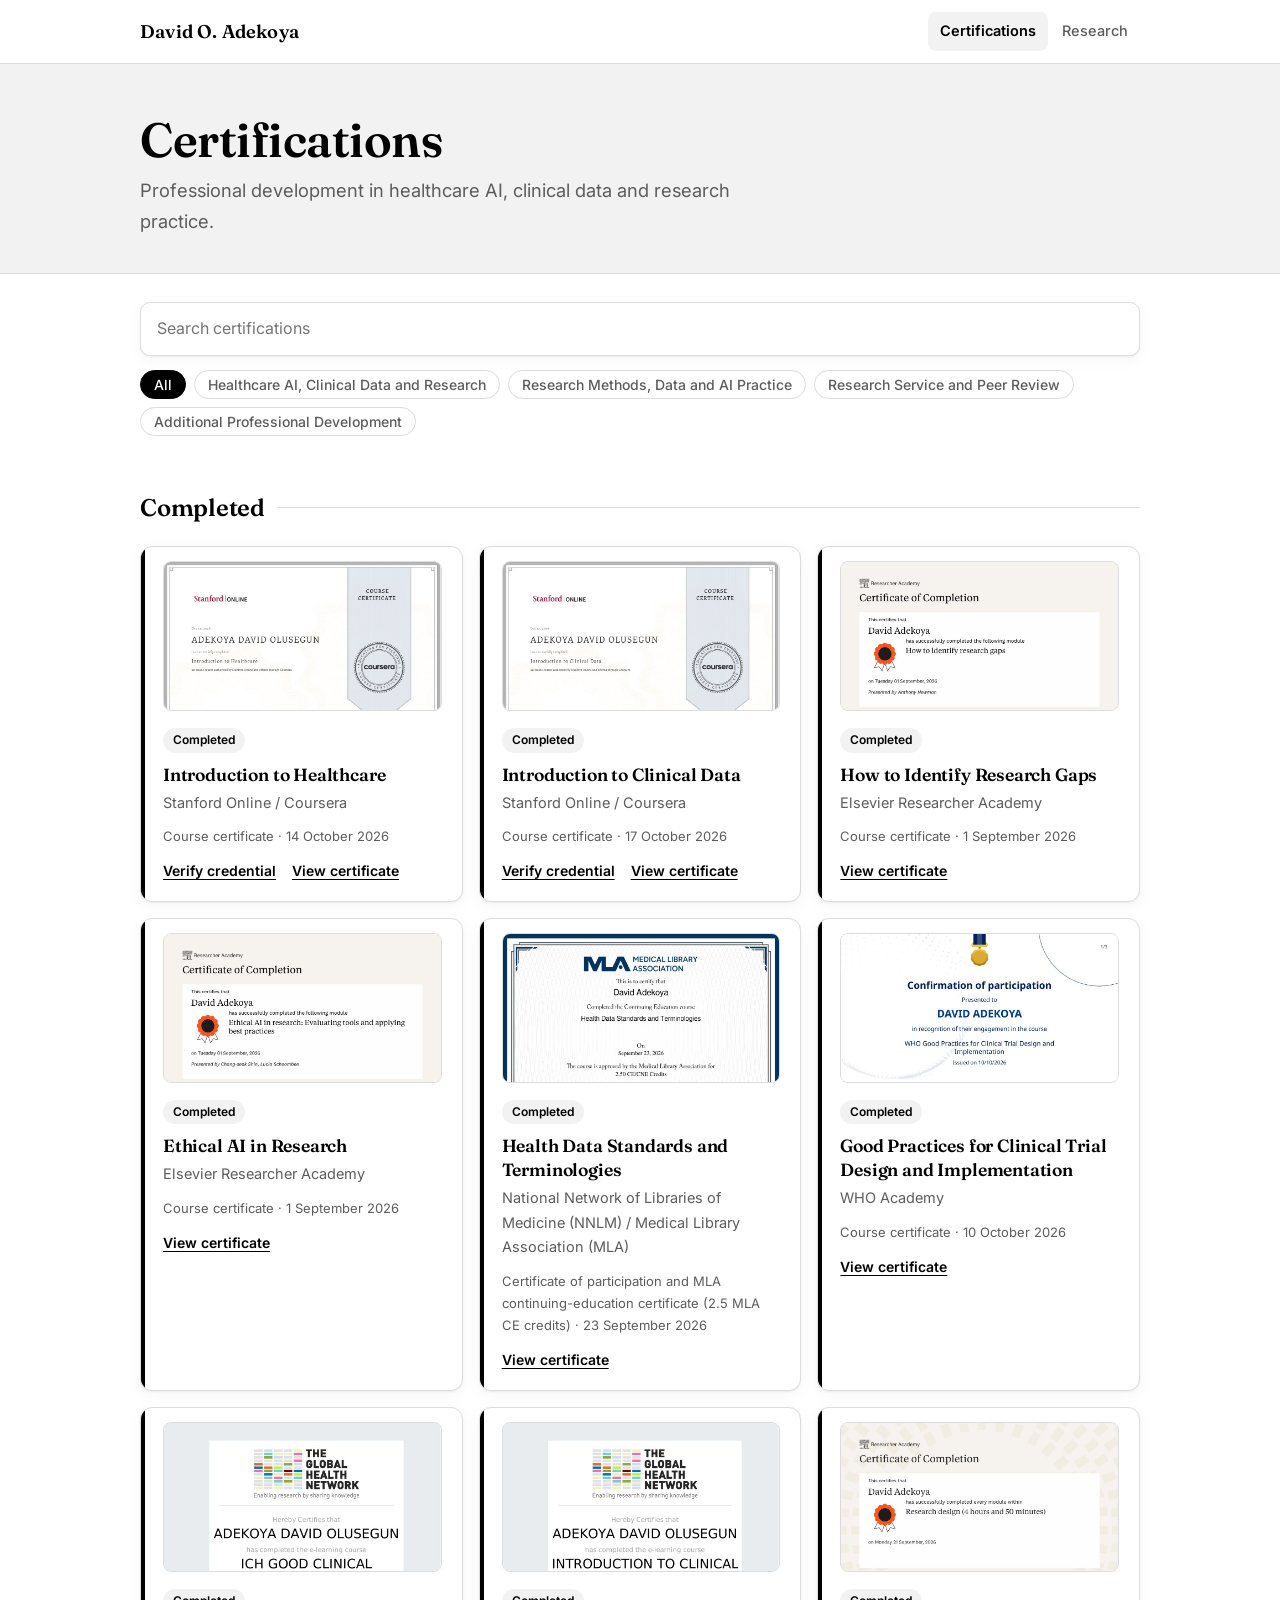
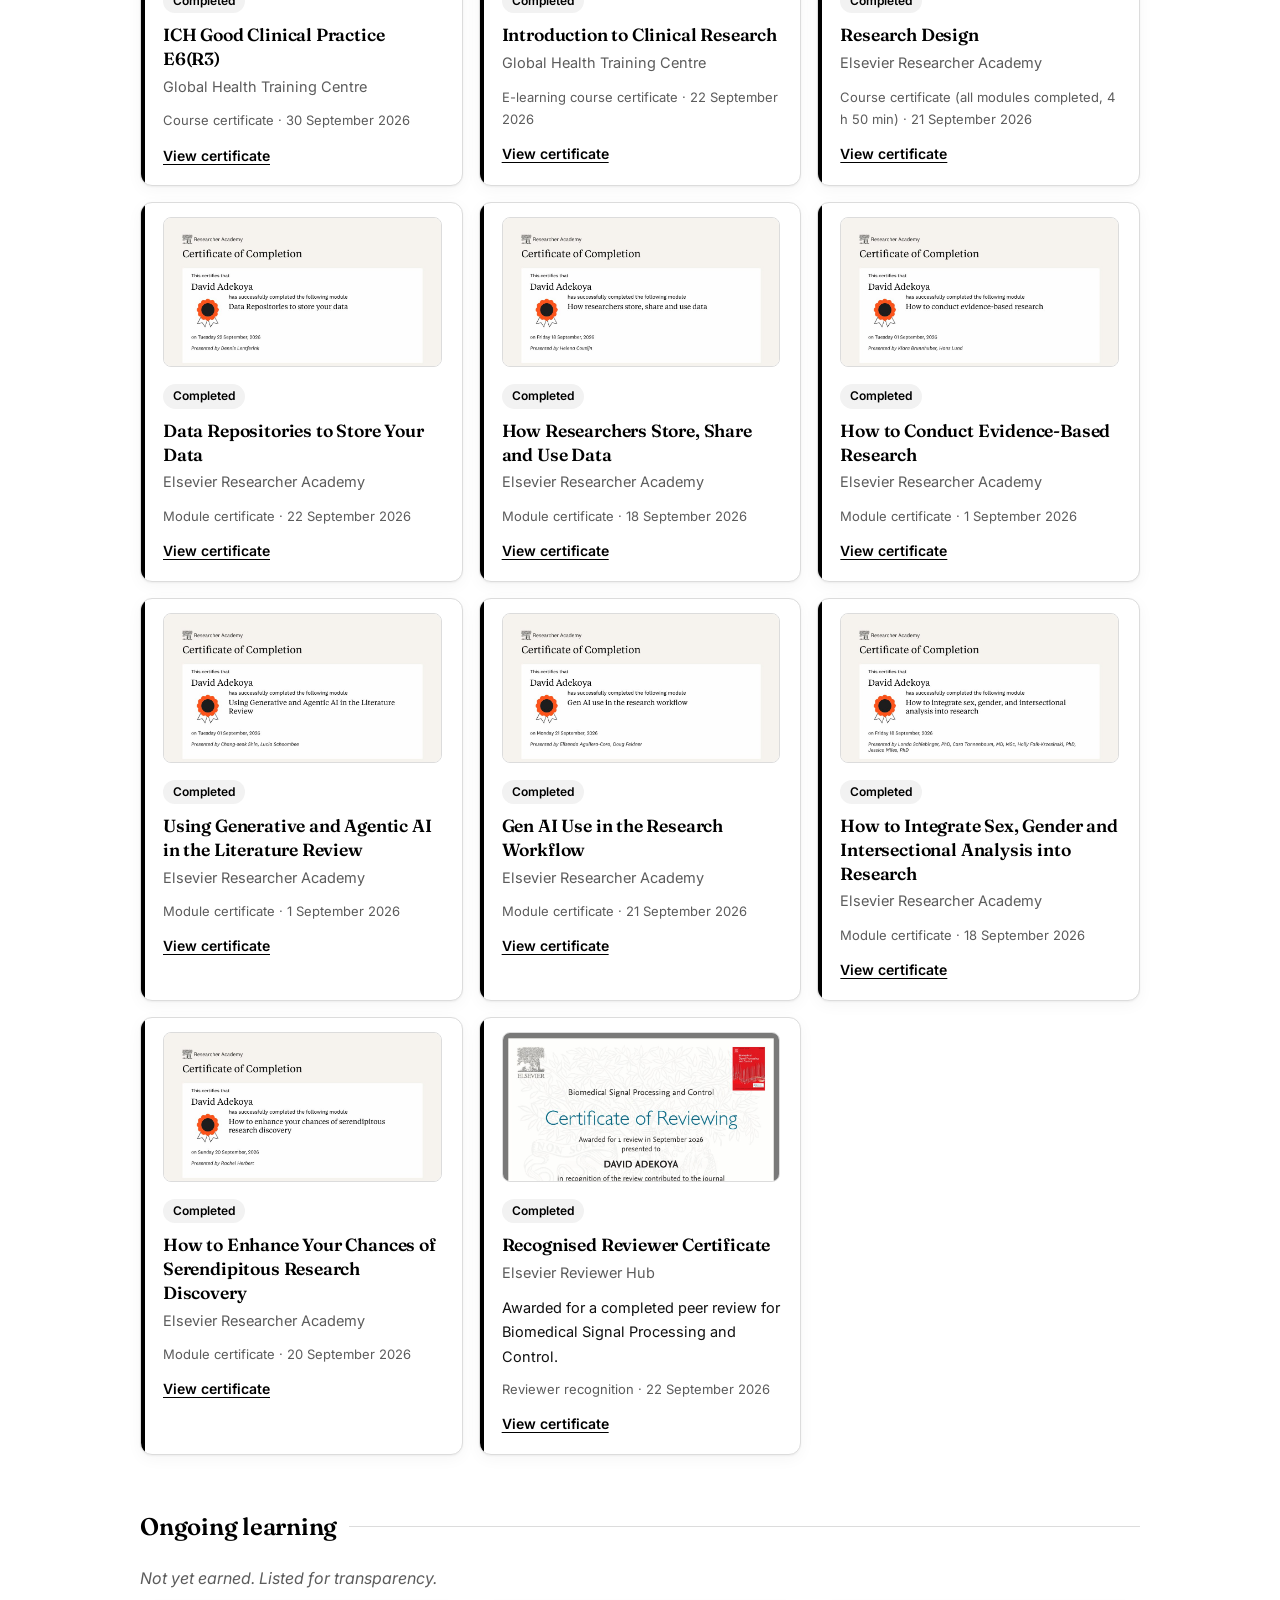
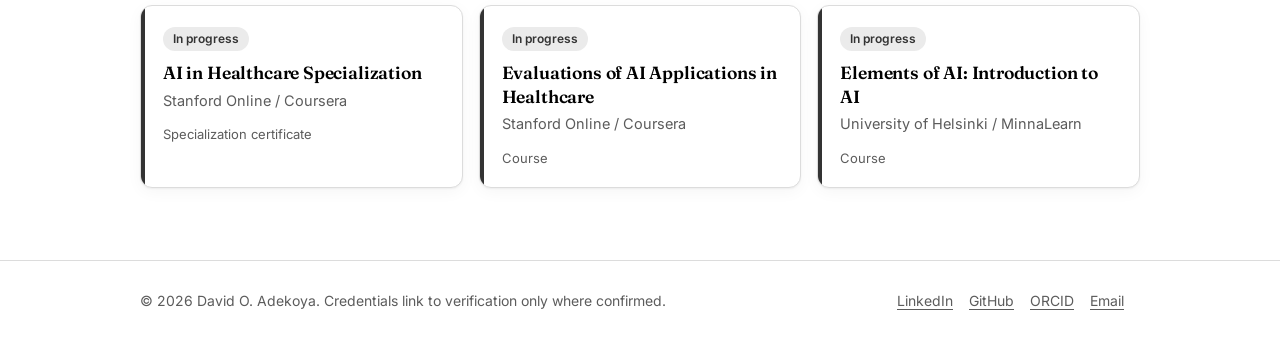
<file: index.html>
<!doctype html>
<html lang="en">
<head>
<meta charset="utf-8">
<meta name="viewport" content="width=device-width, initial-scale=1">
<title>Home | David O. Adekoya</title>
<meta name="description" content="Portfolio of David O. Adekoya: AI and machine learning for healthcare, research, certifications and peer review.">
<link rel="preconnect" href="https://fonts.googleapis.com"><link rel="preconnect" href="https://fonts.gstatic.com" crossorigin>
<link href="https://fonts.googleapis.com/css2?family=Fraunces:wght@500;600&family=Inter:wght@400;500;600&display=swap" rel="stylesheet">
<link rel="icon" href="data:image/svg+xml,%3Csvg xmlns='http://www.w3.org/2000/svg' viewBox='0 0 32 32'%3E%3Crect width='32' height='32' rx='7' fill='%23000000'/%3E%3Cpath d='M4 17h7l3-6 4 11 3-5h7' stroke='%23ffffff' stroke-width='2.4' fill='none' stroke-linecap='round' stroke-linejoin='round'/%3E%3C/svg%3E">
<link rel="stylesheet" href="assets/style.css?v=3">
</head>
<body>
<main><div class="wrap" id="app" data-page="home"></div></main>
<noscript><div class="wrap"><p>This site needs JavaScript to display its content.</p></div></noscript>
<script src="assets/data.js?v=3"></script>
<script src="assets/app.js?v=3"></script>
</body>
</html>
</file>
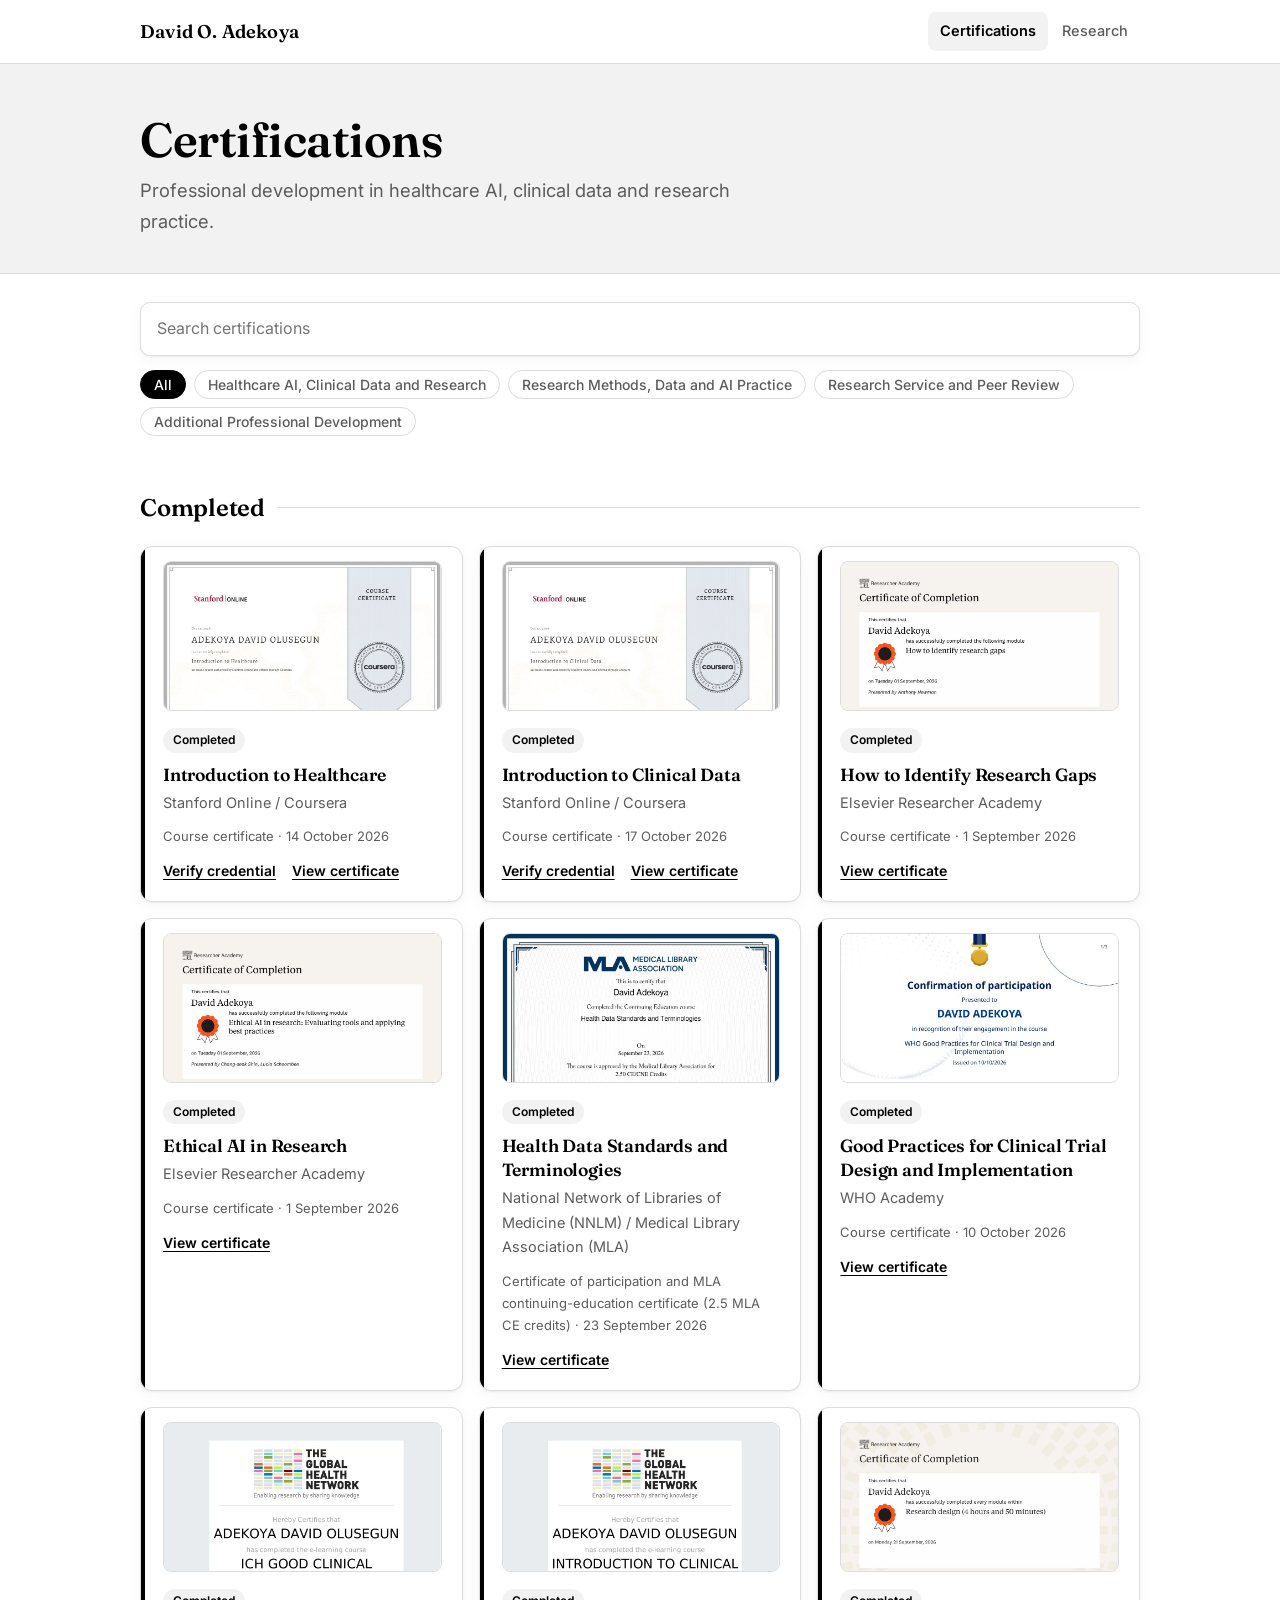
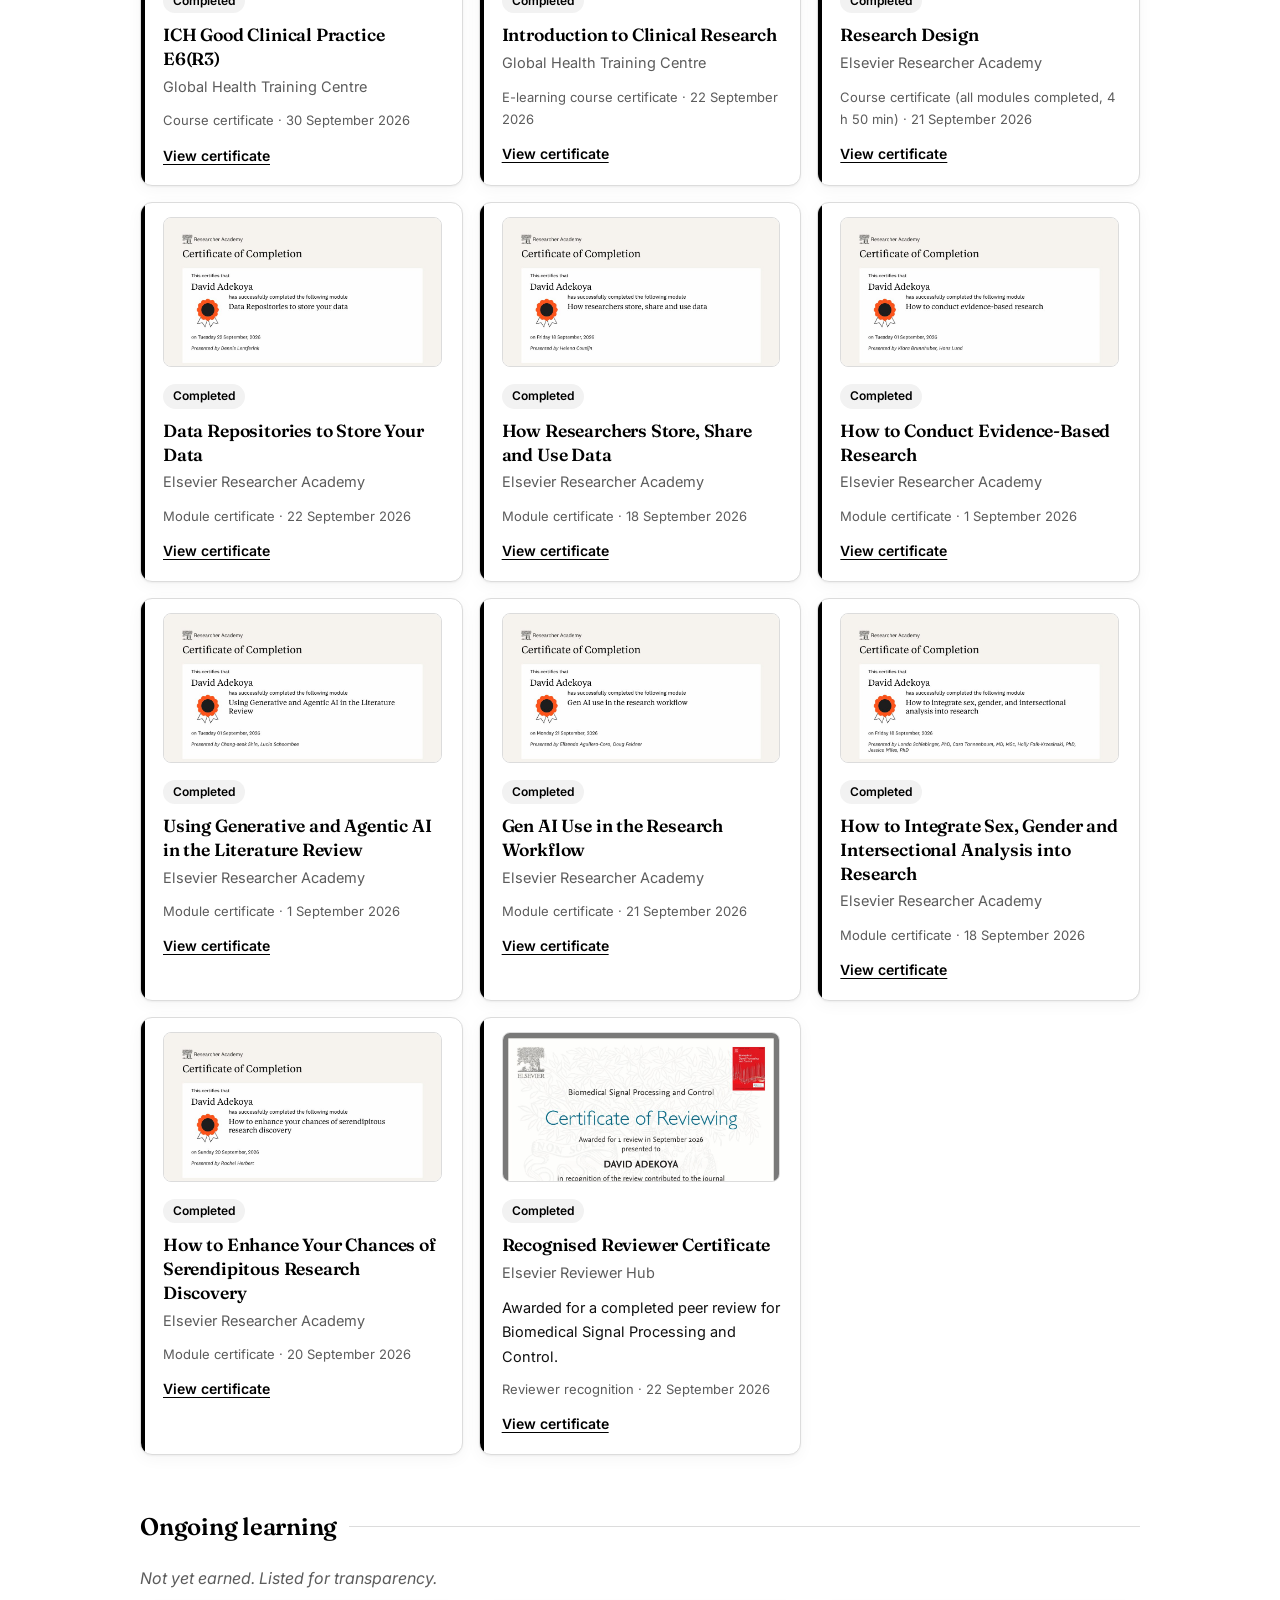
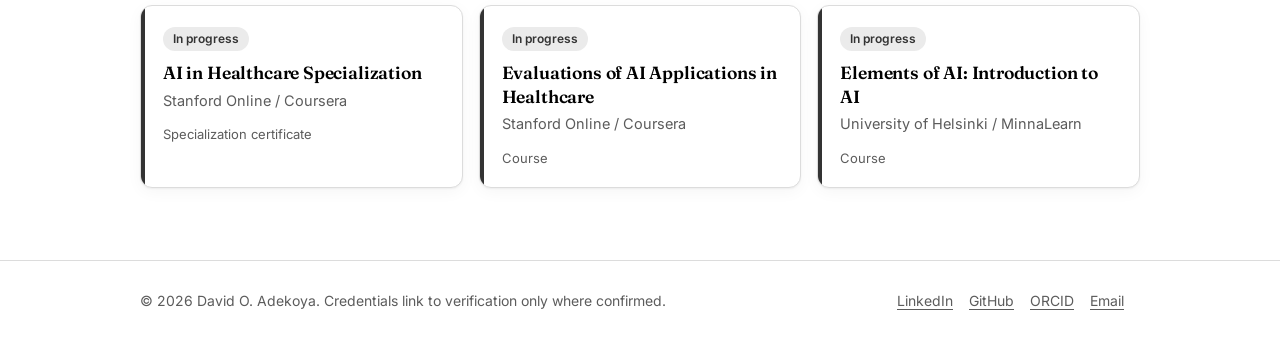
<file: certifications.html>
<!doctype html>
<html lang="en">
<head>
<meta charset="utf-8">
<meta name="viewport" content="width=device-width, initial-scale=1">
<title>Certifications | David O. Adekoya</title>
<meta name="description" content="Portfolio of David O. Adekoya: AI and machine learning for healthcare, research, certifications and peer review.">
<link rel="preconnect" href="https://fonts.googleapis.com"><link rel="preconnect" href="https://fonts.gstatic.com" crossorigin>
<link href="https://fonts.googleapis.com/css2?family=Fraunces:wght@500;600&family=Inter:wght@400;500;600&display=swap" rel="stylesheet">
<link rel="icon" href="data:image/svg+xml,%3Csvg xmlns='http://www.w3.org/2000/svg' viewBox='0 0 32 32'%3E%3Crect width='32' height='32' rx='7' fill='%23000000'/%3E%3Cpath d='M4 17h7l3-6 4 11 3-5h7' stroke='%23ffffff' stroke-width='2.4' fill='none' stroke-linecap='round' stroke-linejoin='round'/%3E%3C/svg%3E">
<link rel="stylesheet" href="assets/style.css?v=3">
</head>
<body>
<main><div class="wrap" id="app" data-page="certifications"></div></main>
<noscript><div class="wrap"><p>This site needs JavaScript to display its content.</p></div></noscript>
<script src="assets/data.js?v=3"></script>
<script src="assets/app.js?v=3"></script>
</body>
</html>
</file>
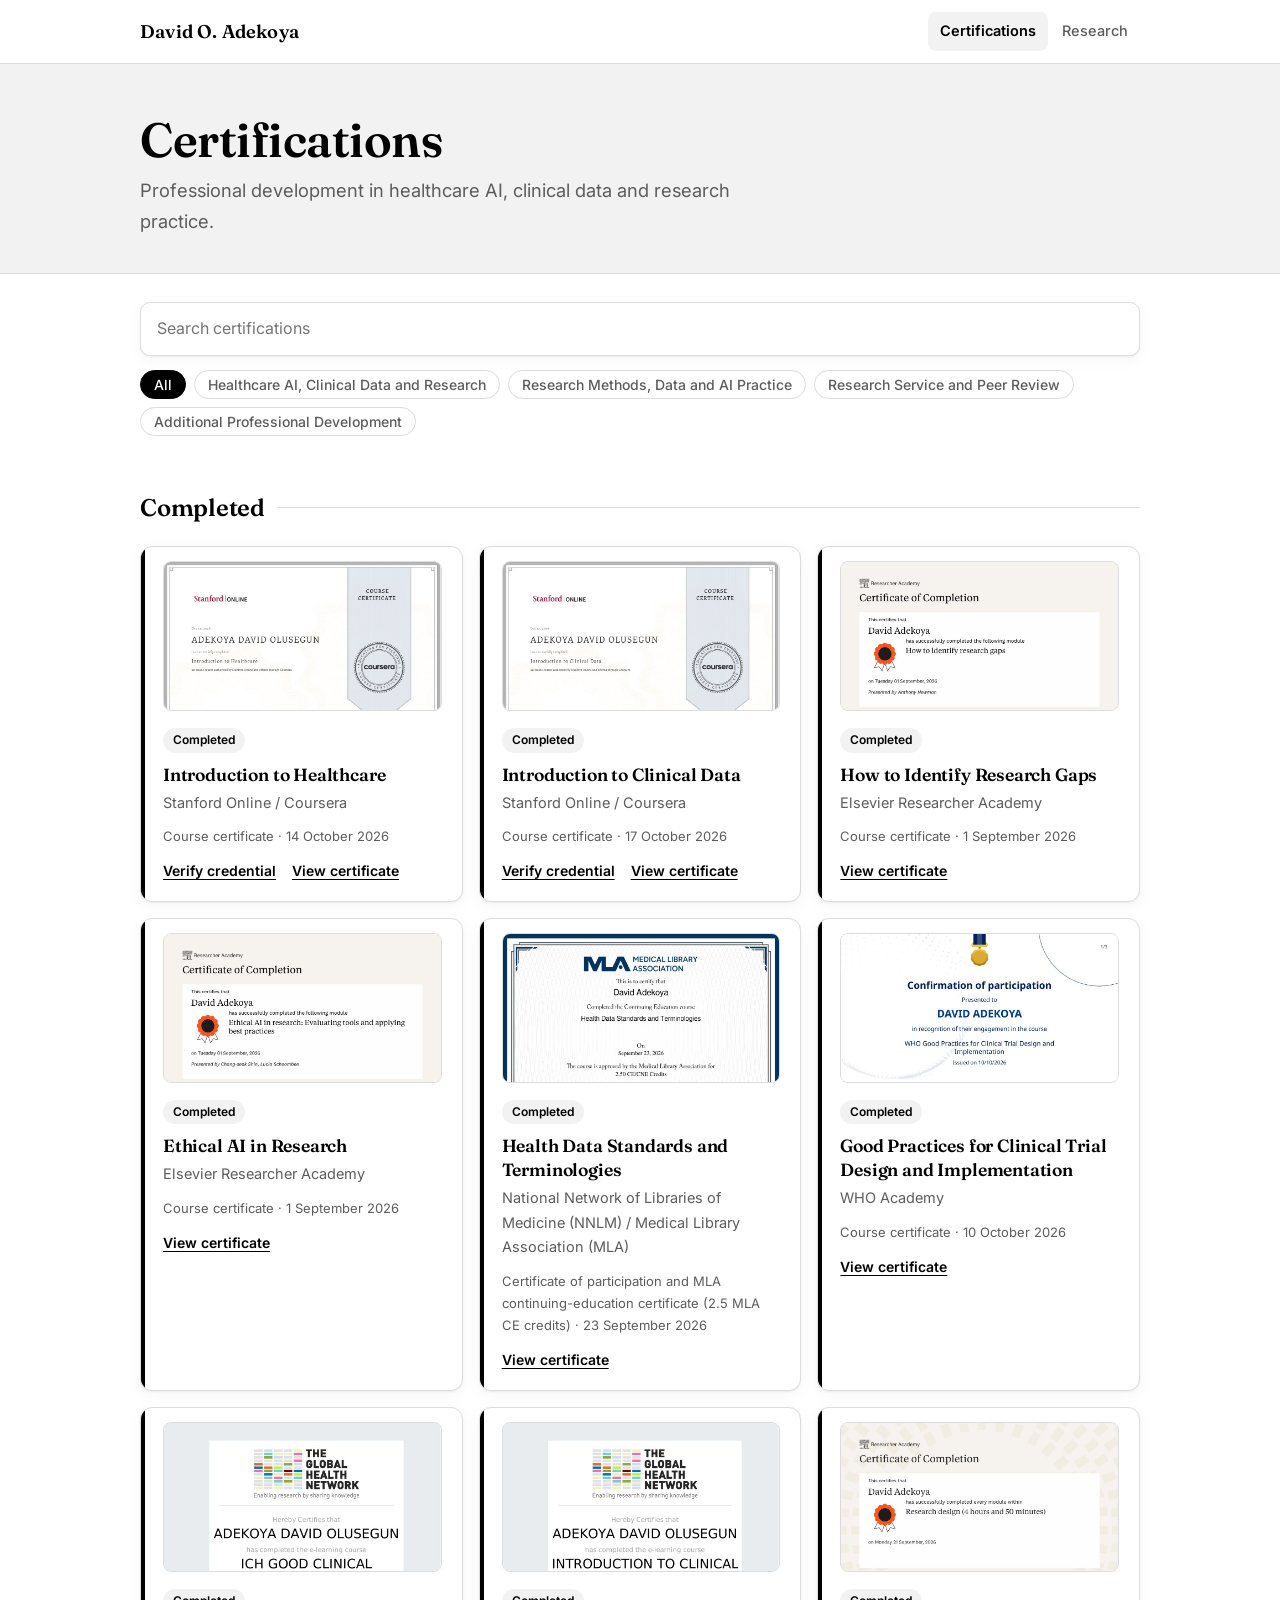
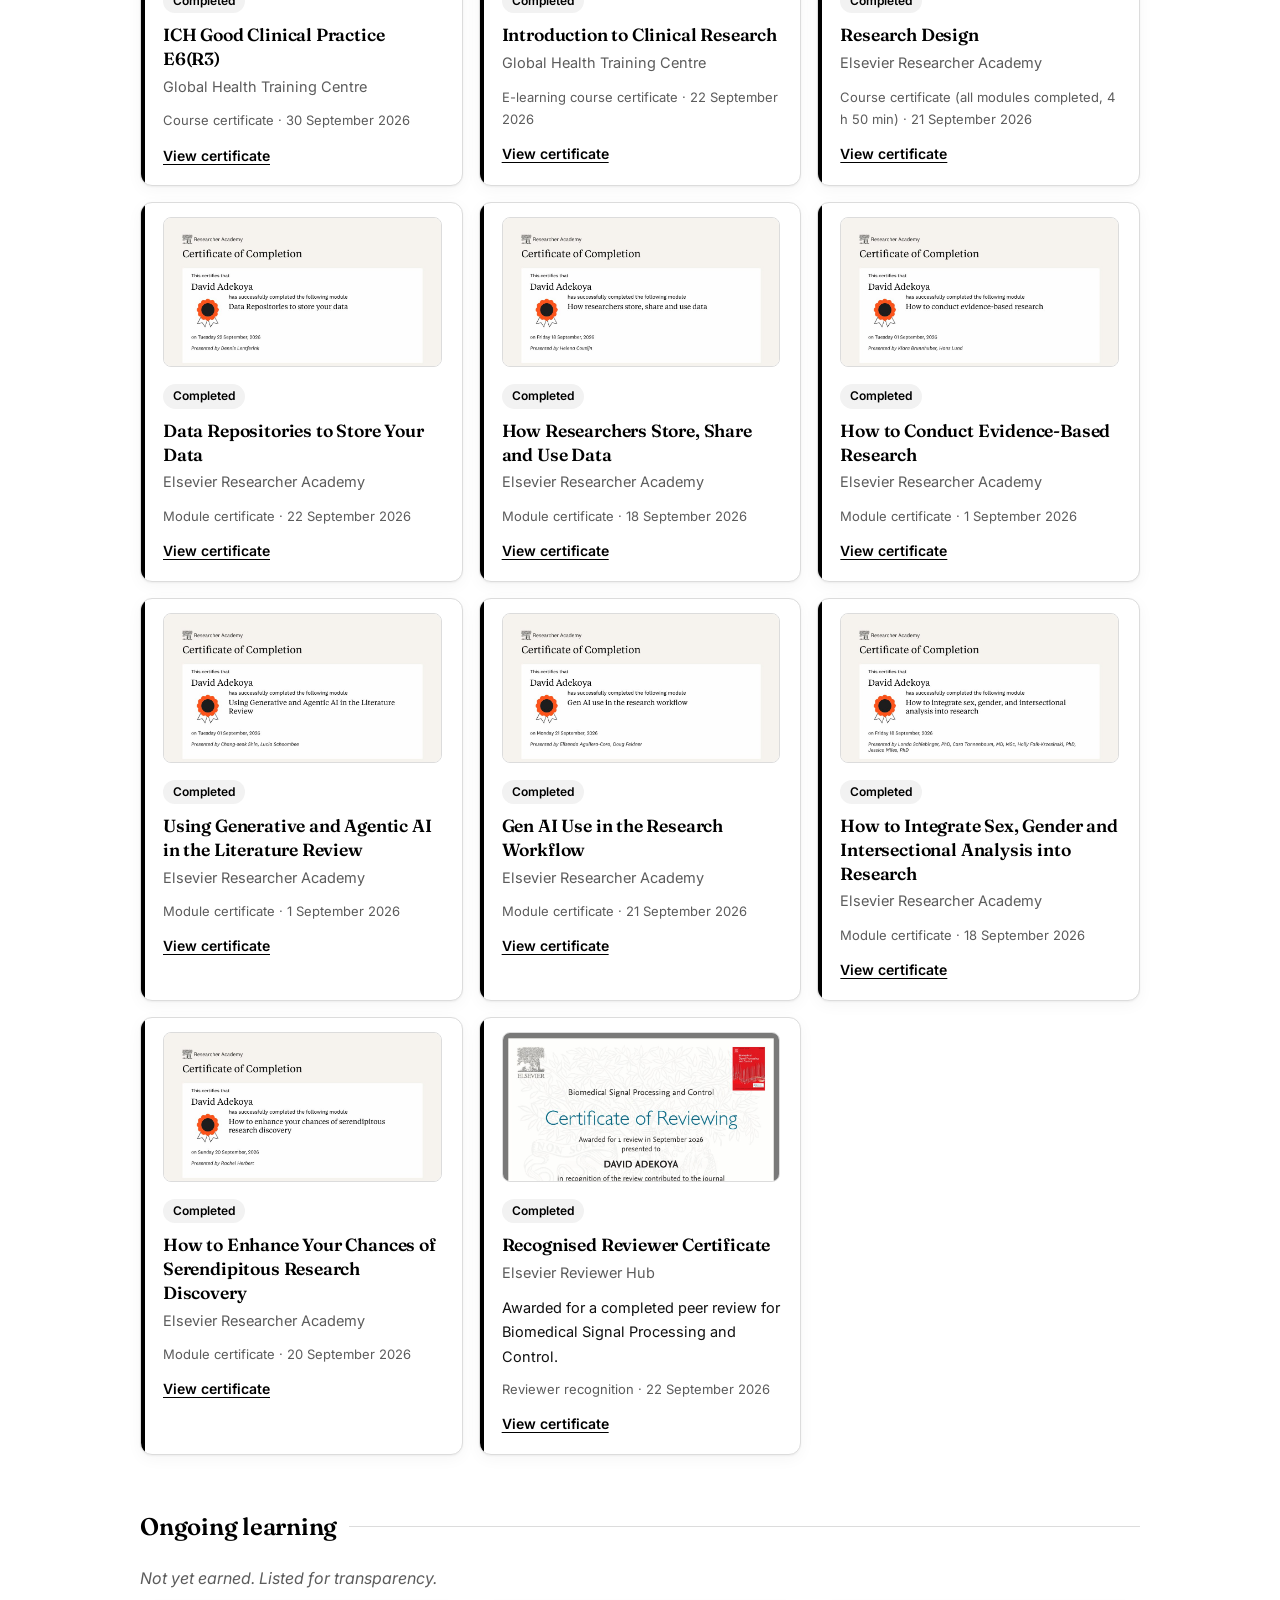
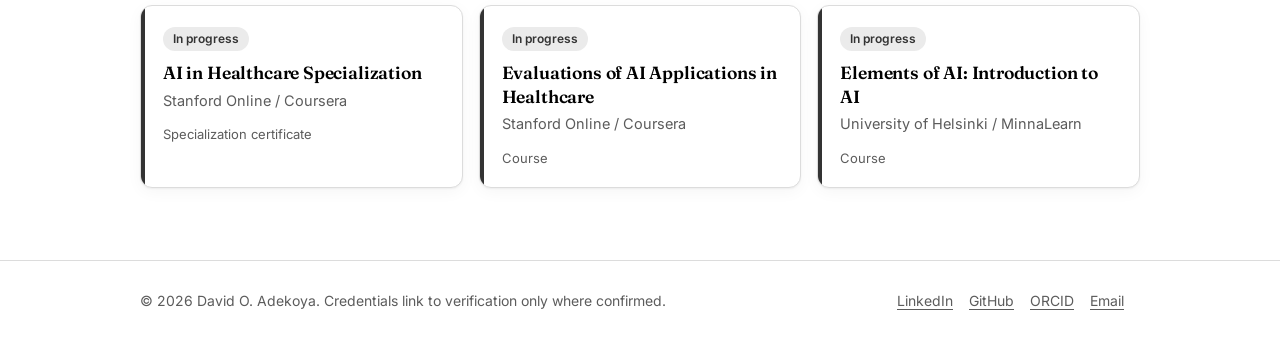
<file: contact.html>
<!doctype html>
<html lang="en">
<head>
<meta charset="utf-8">
<meta name="viewport" content="width=device-width, initial-scale=1">
<title>Contact | David O. Adekoya</title>
<meta name="description" content="Portfolio of David O. Adekoya: AI and machine learning for healthcare, research, certifications and peer review.">
<link rel="preconnect" href="https://fonts.googleapis.com"><link rel="preconnect" href="https://fonts.gstatic.com" crossorigin>
<link href="https://fonts.googleapis.com/css2?family=Fraunces:wght@500;600&family=Inter:wght@400;500;600&display=swap" rel="stylesheet">
<link rel="icon" href="data:image/svg+xml,%3Csvg xmlns='http://www.w3.org/2000/svg' viewBox='0 0 32 32'%3E%3Crect width='32' height='32' rx='7' fill='%23000000'/%3E%3Cpath d='M4 17h7l3-6 4 11 3-5h7' stroke='%23ffffff' stroke-width='2.4' fill='none' stroke-linecap='round' stroke-linejoin='round'/%3E%3C/svg%3E">
<link rel="stylesheet" href="assets/style.css?v=3">
</head>
<body>
<main><div class="wrap" id="app" data-page="contact"></div></main>
<noscript><div class="wrap"><p>This site needs JavaScript to display its content.</p></div></noscript>
<script src="assets/data.js?v=3"></script>
<script src="assets/app.js?v=3"></script>
</body>
</html>
</file>
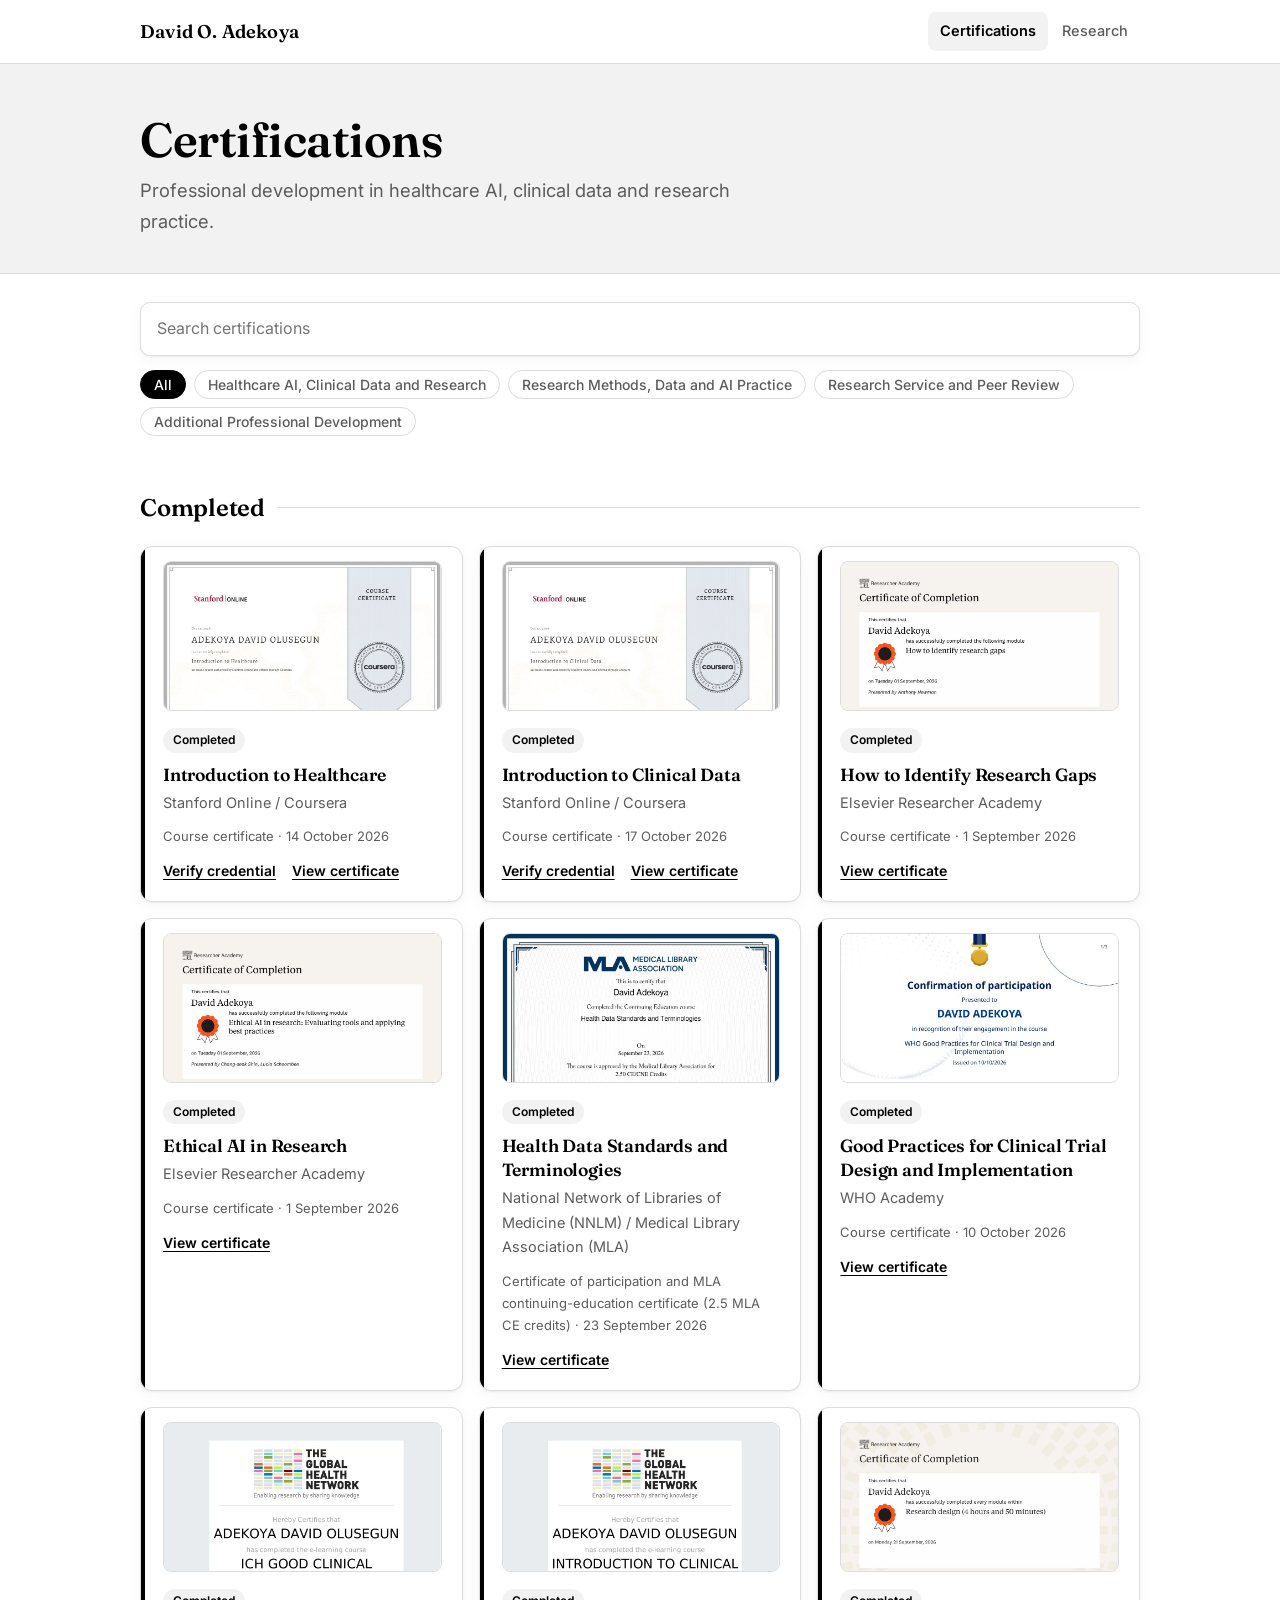
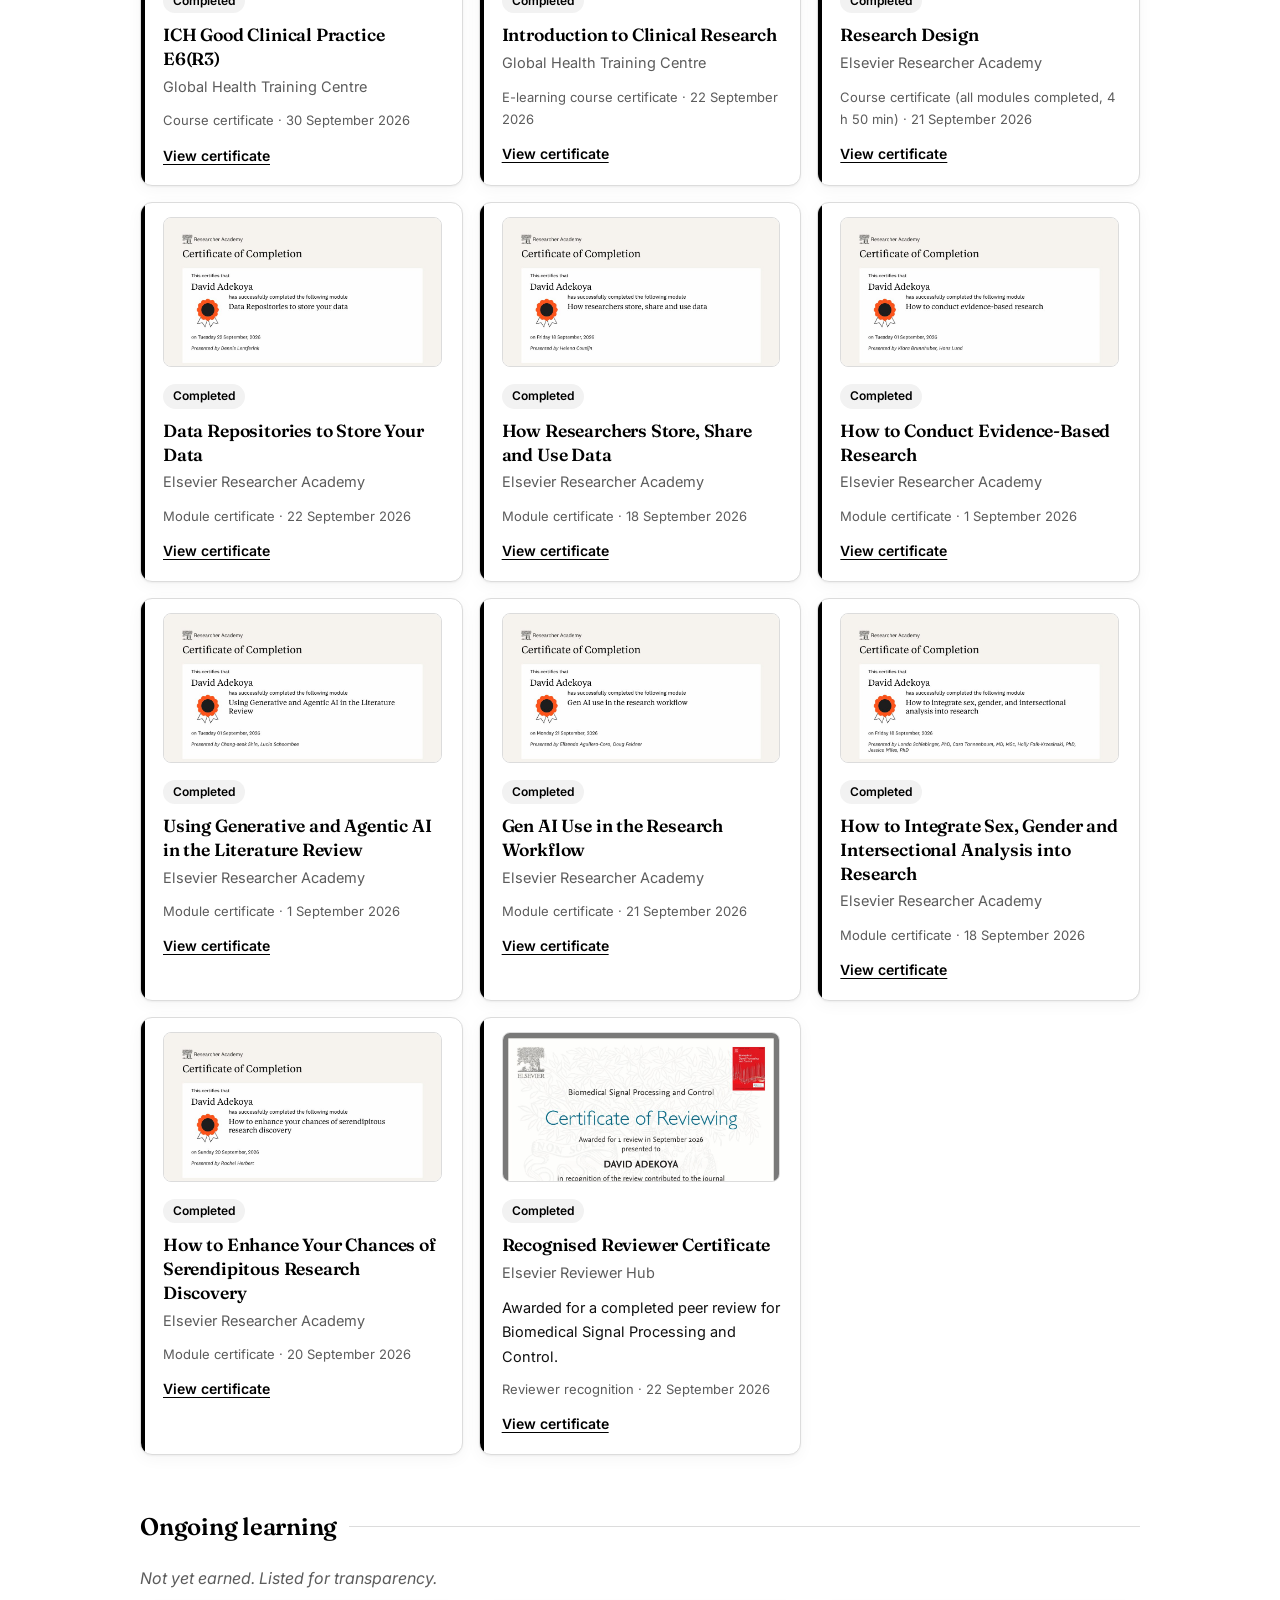
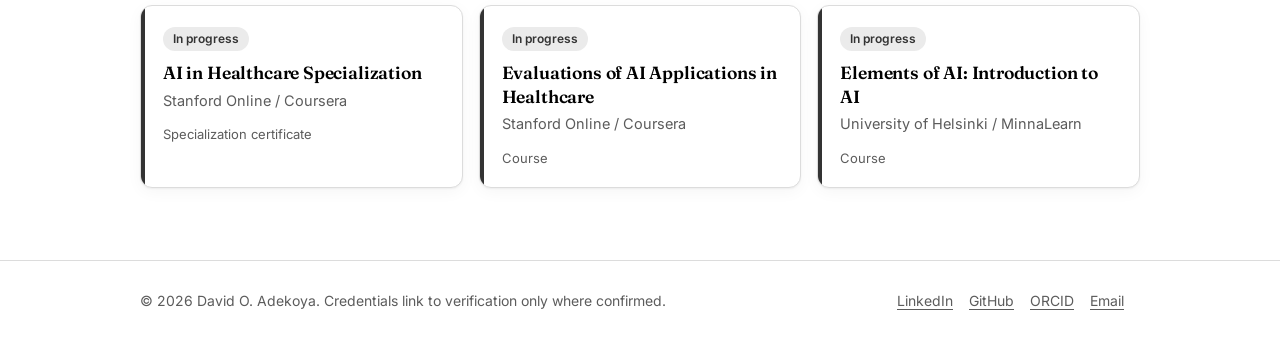
<file: experience.html>
<!doctype html>
<html lang="en">
<head>
<meta charset="utf-8">
<meta name="viewport" content="width=device-width, initial-scale=1">
<title>Experience and Advocacy | David O. Adekoya</title>
<meta name="description" content="Portfolio of David O. Adekoya: AI and machine learning for healthcare, research, certifications and peer review.">
<link rel="preconnect" href="https://fonts.googleapis.com"><link rel="preconnect" href="https://fonts.gstatic.com" crossorigin>
<link href="https://fonts.googleapis.com/css2?family=Fraunces:wght@500;600&family=Inter:wght@400;500;600&display=swap" rel="stylesheet">
<link rel="icon" href="data:image/svg+xml,%3Csvg xmlns='http://www.w3.org/2000/svg' viewBox='0 0 32 32'%3E%3Crect width='32' height='32' rx='7' fill='%23000000'/%3E%3Cpath d='M4 17h7l3-6 4 11 3-5h7' stroke='%23ffffff' stroke-width='2.4' fill='none' stroke-linecap='round' stroke-linejoin='round'/%3E%3C/svg%3E">
<link rel="stylesheet" href="assets/style.css?v=3">
</head>
<body>
<main><div class="wrap" id="app" data-page="experience"></div></main>
<noscript><div class="wrap"><p>This site needs JavaScript to display its content.</p></div></noscript>
<script src="assets/data.js?v=3"></script>
<script src="assets/app.js?v=3"></script>
</body>
</html>
</file>
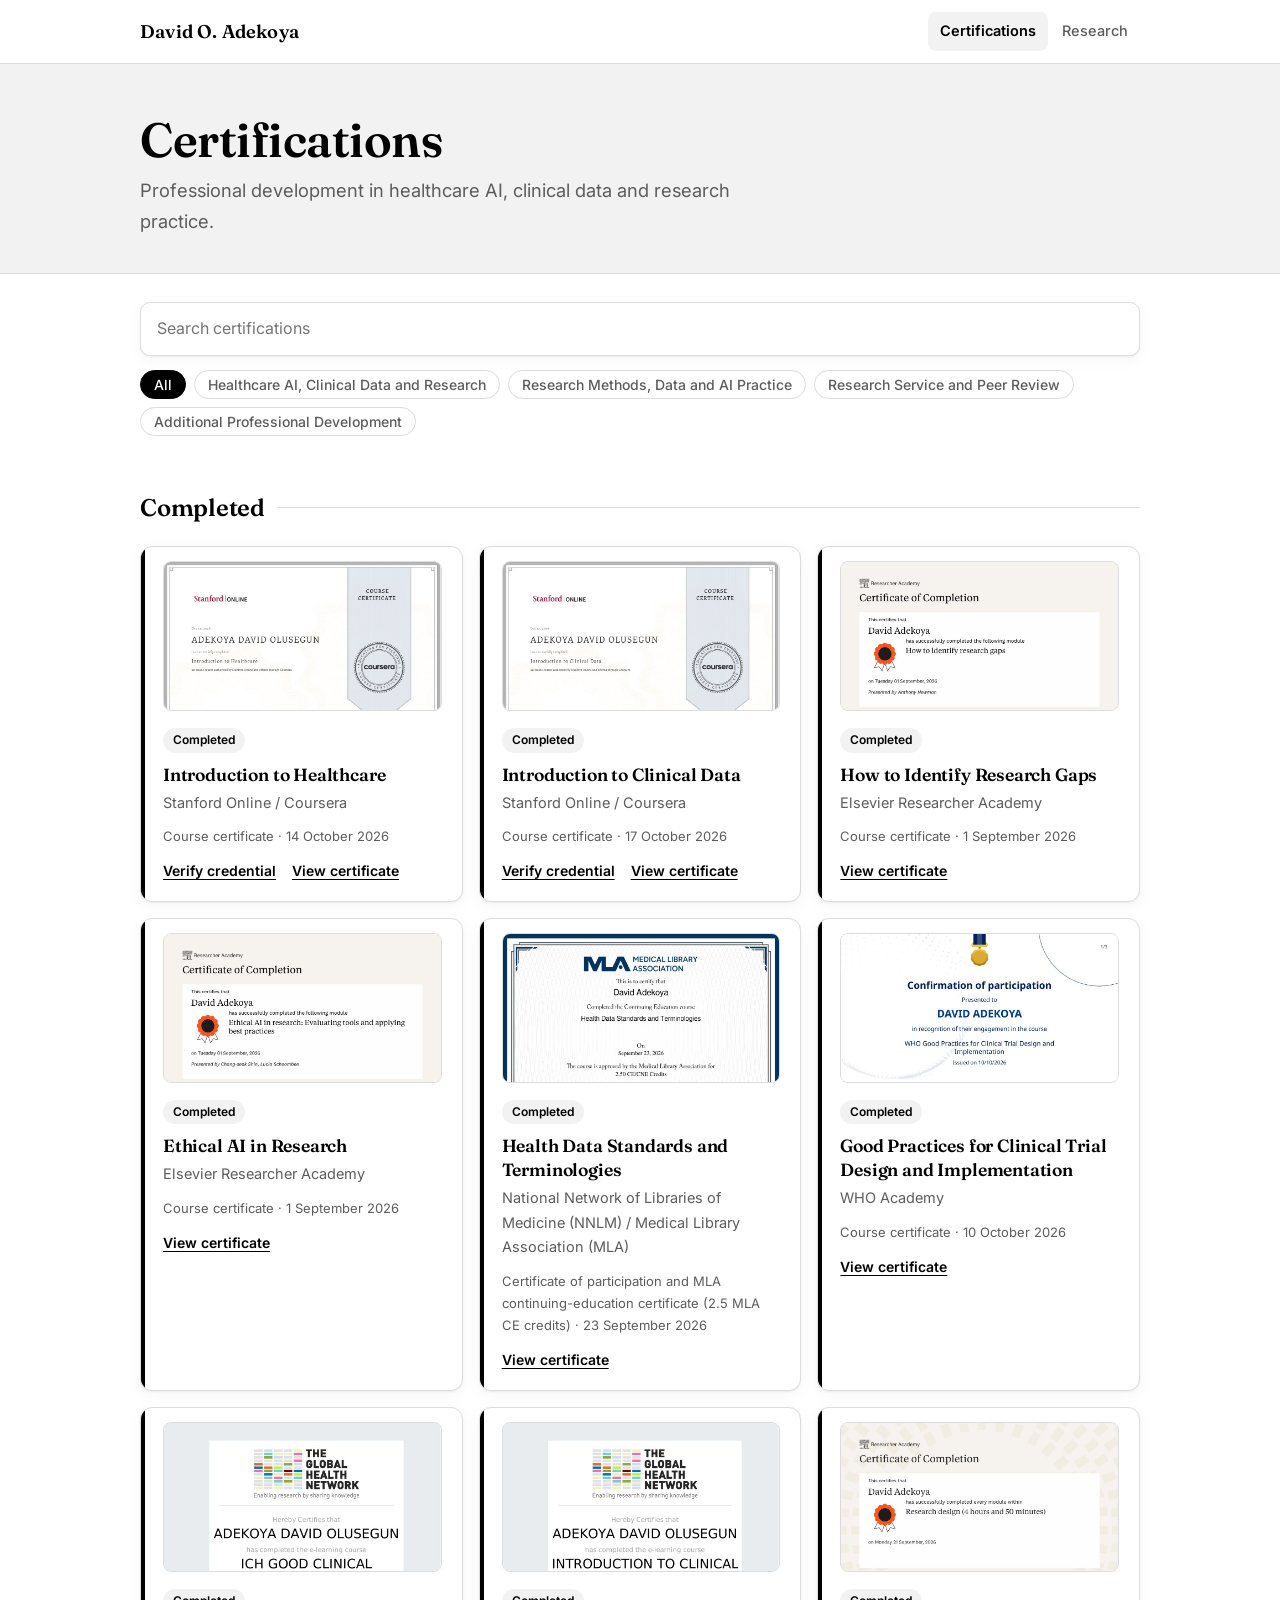
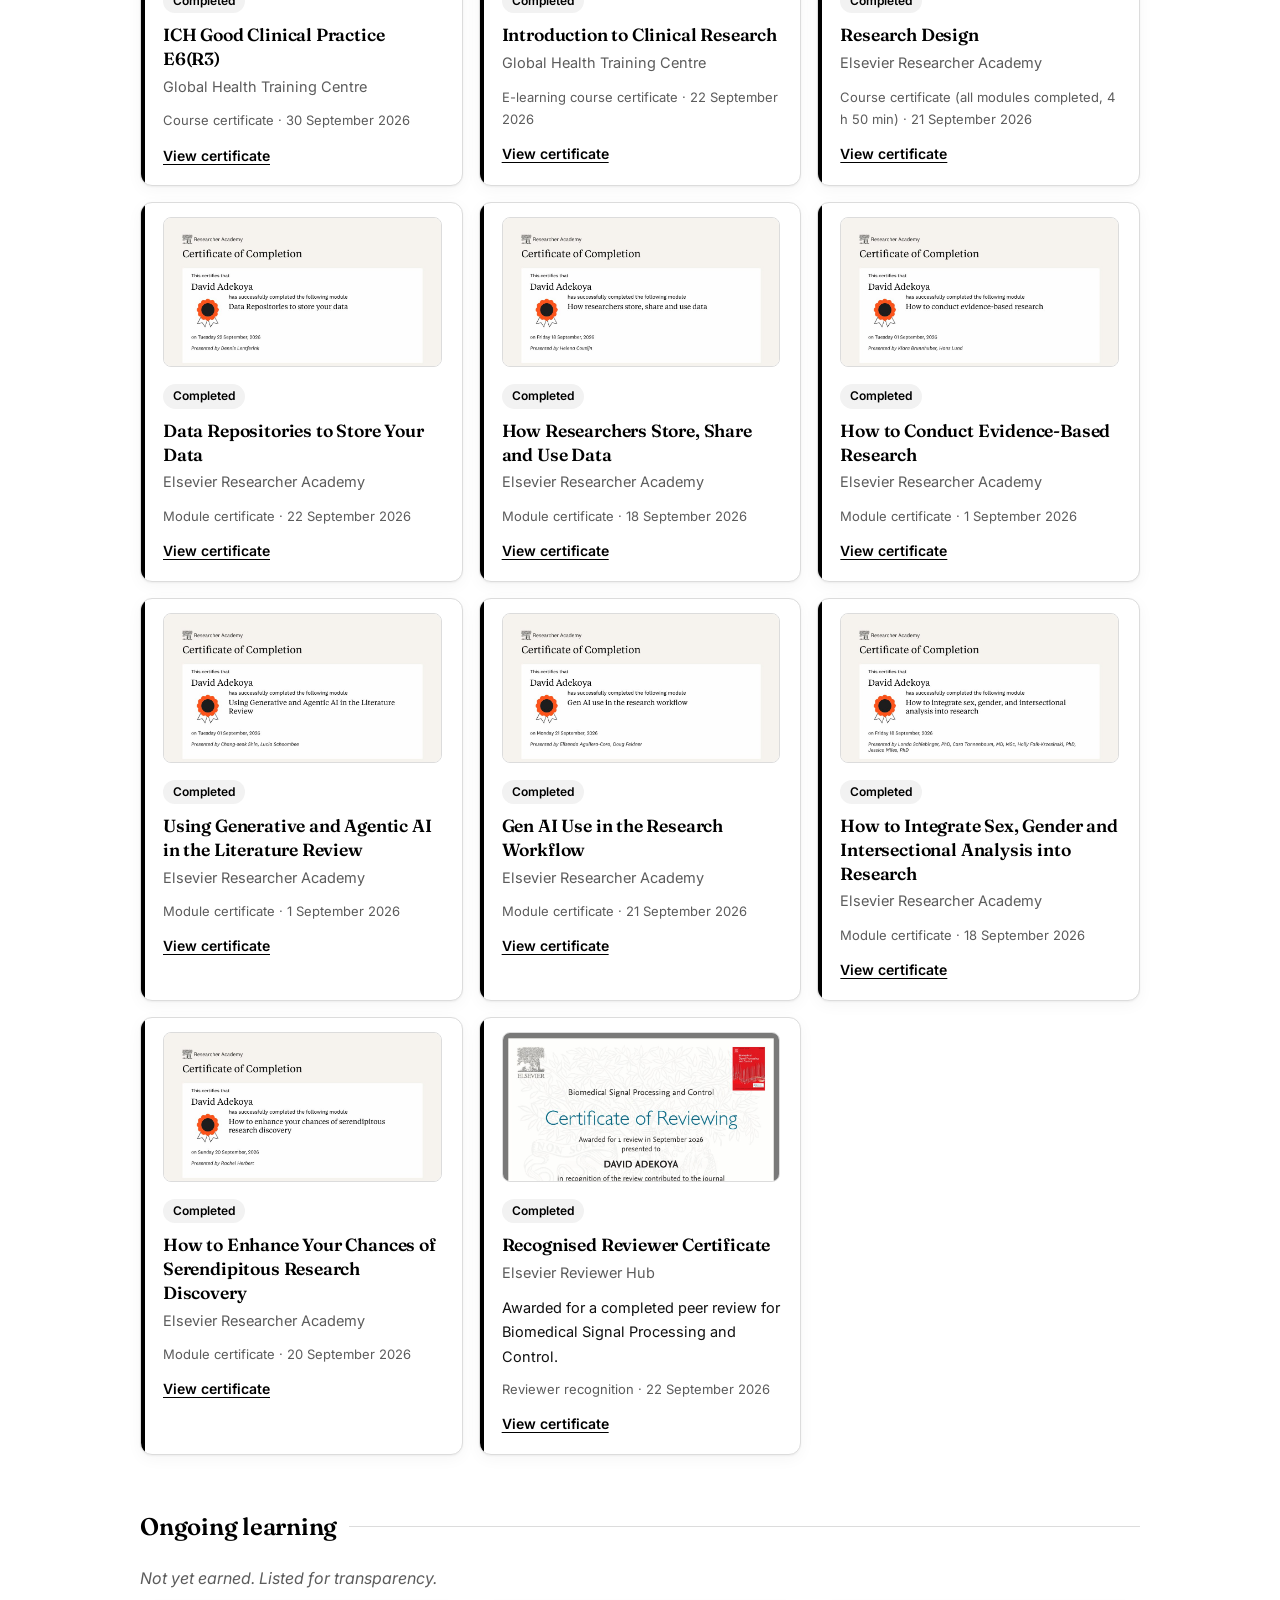
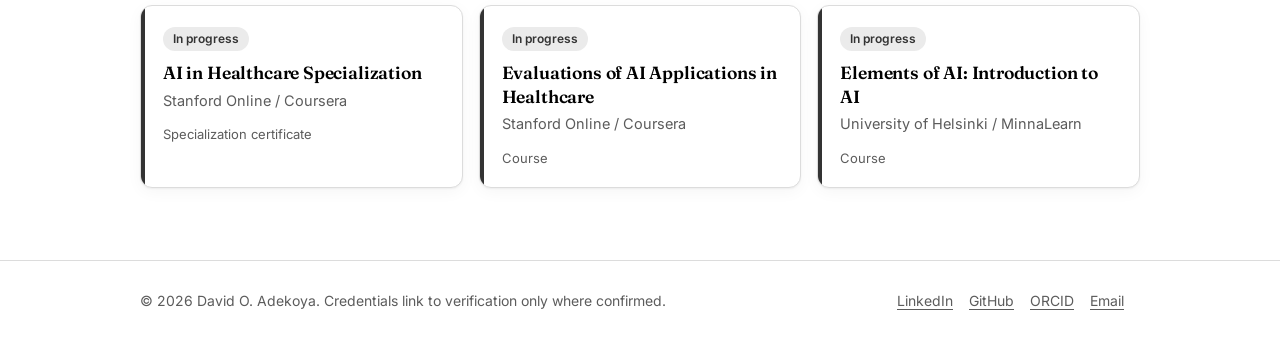
<file: publications.html>
<!doctype html>
<html lang="en">
<head>
<meta charset="utf-8">
<meta name="viewport" content="width=device-width, initial-scale=1">
<title>Publications and Peer Review | David O. Adekoya</title>
<meta name="description" content="Portfolio of David O. Adekoya: AI and machine learning for healthcare, research, certifications and peer review.">
<link rel="preconnect" href="https://fonts.googleapis.com"><link rel="preconnect" href="https://fonts.gstatic.com" crossorigin>
<link href="https://fonts.googleapis.com/css2?family=Fraunces:wght@500;600&family=Inter:wght@400;500;600&display=swap" rel="stylesheet">
<link rel="icon" href="data:image/svg+xml,%3Csvg xmlns='http://www.w3.org/2000/svg' viewBox='0 0 32 32'%3E%3Crect width='32' height='32' rx='7' fill='%23000000'/%3E%3Cpath d='M4 17h7l3-6 4 11 3-5h7' stroke='%23ffffff' stroke-width='2.4' fill='none' stroke-linecap='round' stroke-linejoin='round'/%3E%3C/svg%3E">
<link rel="stylesheet" href="assets/style.css?v=3">
</head>
<body>
<main><div class="wrap" id="app" data-page="publications"></div></main>
<noscript><div class="wrap"><p>This site needs JavaScript to display its content.</p></div></noscript>
<script src="assets/data.js?v=3"></script>
<script src="assets/app.js?v=3"></script>
</body>
</html>
</file>
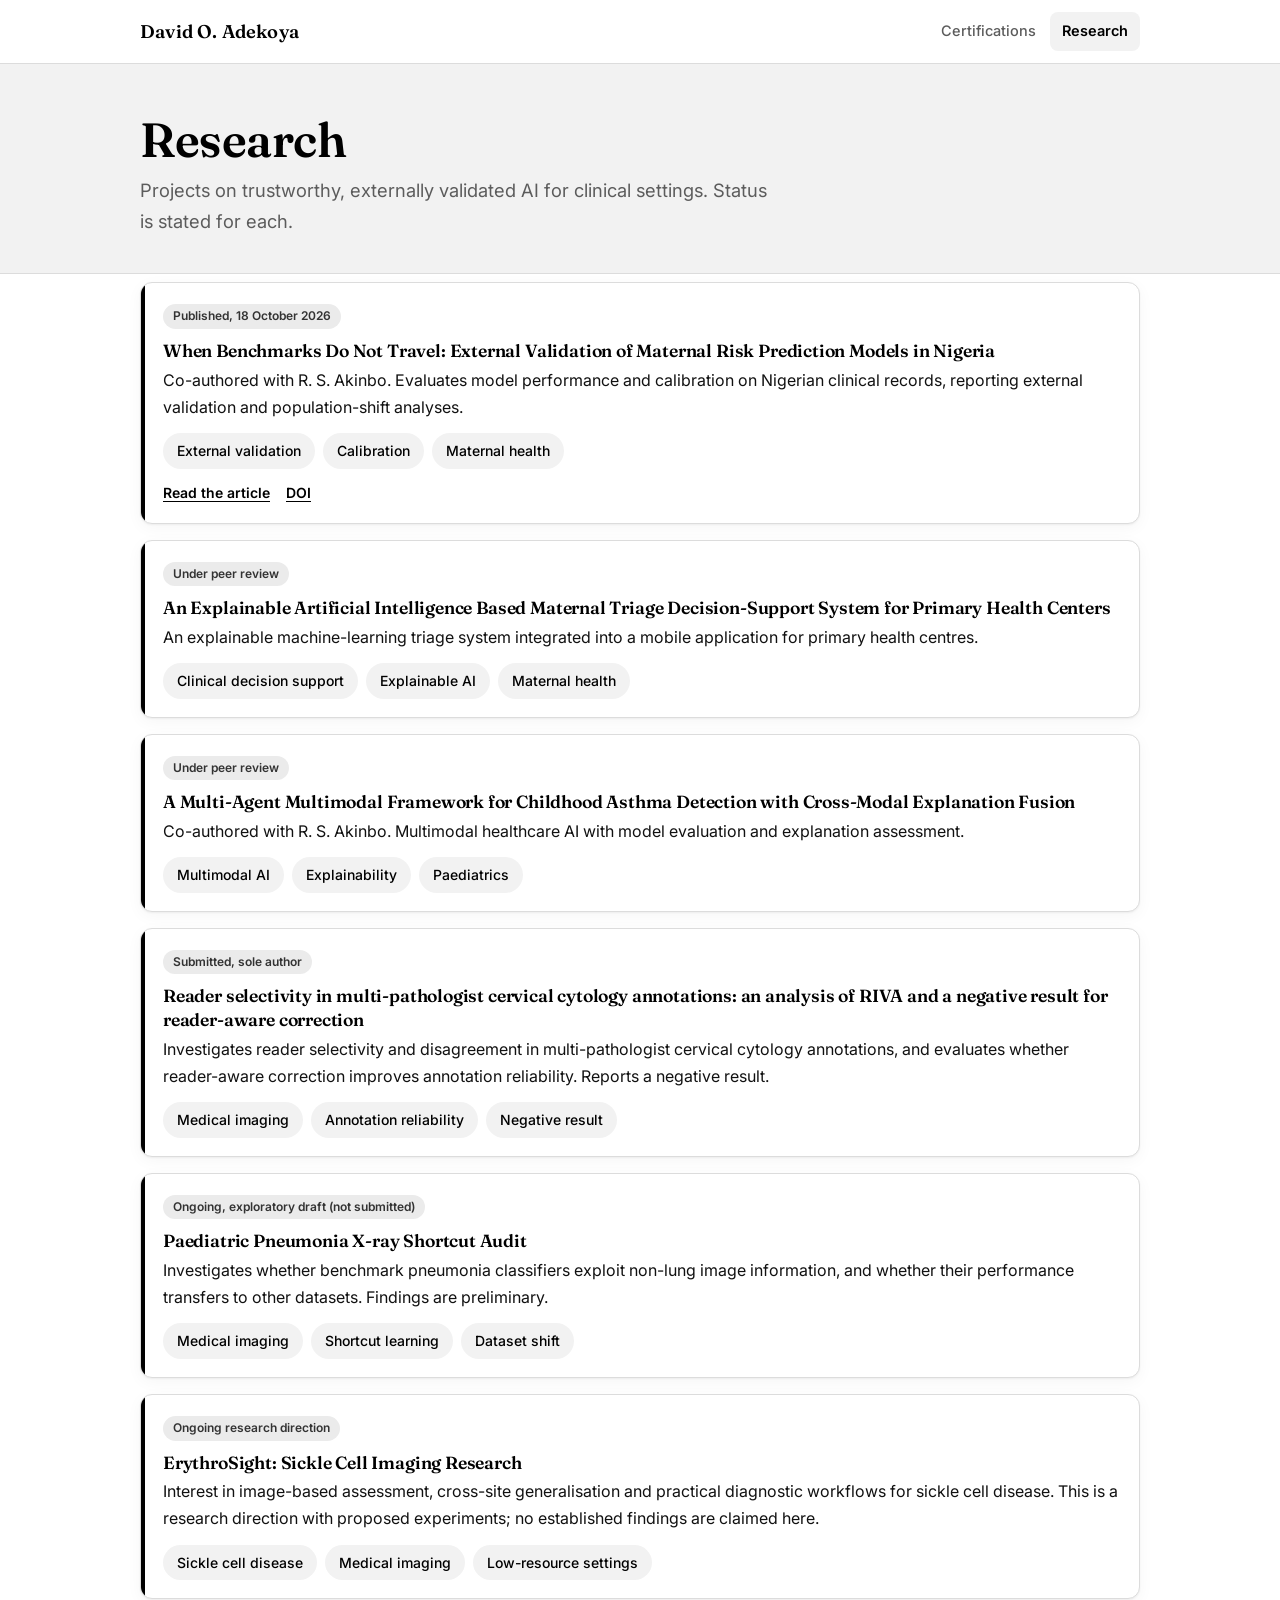
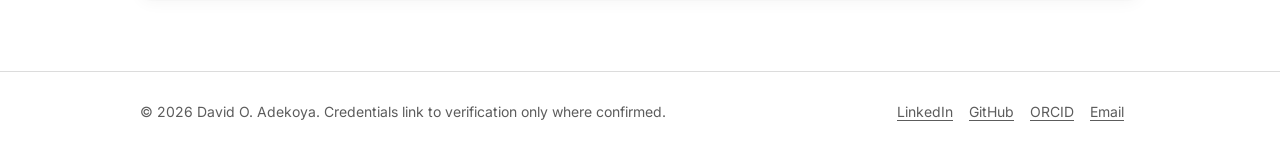
<file: research.html>
<!doctype html>
<html lang="en">
<head>
<meta charset="utf-8">
<meta name="viewport" content="width=device-width, initial-scale=1">
<title>Research | David O. Adekoya</title>
<meta name="description" content="Portfolio of David O. Adekoya: AI and machine learning for healthcare, research, certifications and peer review.">
<link rel="preconnect" href="https://fonts.googleapis.com"><link rel="preconnect" href="https://fonts.gstatic.com" crossorigin>
<link href="https://fonts.googleapis.com/css2?family=Fraunces:wght@500;600&family=Inter:wght@400;500;600&display=swap" rel="stylesheet">
<link rel="icon" href="data:image/svg+xml,%3Csvg xmlns='http://www.w3.org/2000/svg' viewBox='0 0 32 32'%3E%3Crect width='32' height='32' rx='7' fill='%23000000'/%3E%3Cpath d='M4 17h7l3-6 4 11 3-5h7' stroke='%23ffffff' stroke-width='2.4' fill='none' stroke-linecap='round' stroke-linejoin='round'/%3E%3C/svg%3E">
<link rel="stylesheet" href="assets/style.css?v=3">
</head>
<body>
<main><div class="wrap" id="app" data-page="research"></div></main>
<noscript><div class="wrap"><p>This site needs JavaScript to display its content.</p></div></noscript>
<script src="assets/data.js?v=3"></script>
<script src="assets/app.js?v=3"></script>
</body>
</html>
</file>
<file: assets/style.css>
:root {
  --bg: #ffffff; --surface: #ffffff; --ink: #111111; --muted: #5c5c5c;
  --line: #dcdcdc; --navy: #000000; --teal: #000000; --teal-soft: #f2f2f2;
  --amber: #333333; --amber-soft: #ebebeb; --on-accent: #ffffff;
  --shadow: 0 1px 2px rgba(0,0,0,.05), 0 4px 16px rgba(0,0,0,.04);
  --radius: 12px;
  --serif: "Fraunces", Georgia, "Times New Roman", serif;
  --sans: "Inter", system-ui, -apple-system, "Segoe UI", Roboto, sans-serif;
}
@media (prefers-color-scheme: dark) {
  :root {
    --bg: #000000; --surface: #000000; --ink: #f5f5f5; --muted: #a8a8a8;
    --line: #333333; --navy: #ffffff; --teal: #ffffff; --teal-soft: #141414;
    --amber: #cfcfcf; --amber-soft: #1c1c1c; --on-accent: #000000;
    --shadow: none;
  }
  .hero svg { color: #fff; }
  .card .thumb { background: #fff; }
}
*, *::before, *::after { box-sizing: border-box; }
html { scroll-behavior: smooth; -webkit-text-size-adjust: 100%; }
body { margin: 0; background: var(--bg); color: var(--ink); font: 16px/1.7 var(--sans); -webkit-font-smoothing: antialiased; }
a { color: var(--teal); text-underline-offset: 3px; }
.wrap { max-width: 1040px; margin: 0 auto; padding: 0 20px; }
.skip { position: absolute; left: -999px; top: 8px; background: var(--navy); color: var(--on-accent); padding: 8px 14px; border-radius: 6px; z-index: 20; }
.skip:focus { left: 8px; }

/* header */
header.site { background: color-mix(in srgb, var(--surface) 92%, transparent); backdrop-filter: blur(8px); border-bottom: 1px solid var(--line); position: sticky; top: 0; z-index: 10; }
header.site .wrap { display: flex; align-items: center; justify-content: space-between; gap: 12px 24px; flex-wrap: wrap; padding-top: 12px; padding-bottom: 12px; }
.brand { font: 600 1.15rem var(--serif); color: var(--navy); text-decoration: none; letter-spacing: .01em; }
nav { display: flex; gap: 2px; flex-wrap: wrap; }
nav a { padding: 7px 12px; border-radius: 8px; color: var(--muted); text-decoration: none; font-size: 14.5px; font-weight: 500; transition: background .15s, color .15s; }
nav a:hover { background: var(--teal-soft); color: var(--ink); }
nav a[aria-current="page"] { background: var(--teal-soft); color: var(--teal); font-weight: 600; }

main { padding-bottom: 72px; }

/* typography */
h1, h2, h3 { font-family: var(--serif); color: var(--navy); font-weight: 600; letter-spacing: -.01em; }
h1 { font-size: clamp(2rem, 5vw, 3rem); line-height: 1.15; margin: 0 0 14px; }
h2 { font-size: 1.5rem; margin: 52px 0 18px; display: flex; align-items: center; gap: 12px; }
h2::after { content: ""; flex: 1; height: 1px; background: var(--line); }
h3 { font-size: 1.1rem; line-height: 1.35; margin: 0 0 4px; }
p { margin: 0 0 12px; }
.lead { font-size: 1.15rem; color: var(--muted); max-width: 640px; }
.eyebrow { color: var(--teal); font: 600 .8rem var(--sans); letter-spacing: .12em; text-transform: uppercase; margin: 0 0 12px; }

/* page head */
.page-head { background: var(--teal-soft); border-bottom: 1px solid var(--line); padding: 48px 0 36px; margin-bottom: 8px; }
.page-head h1 { margin-bottom: 8px; }
.page-head .lead { margin: 0; }

/* hero */
.hero { display: grid; grid-template-columns: 1.3fr 1fr; gap: 40px; align-items: center; padding: 64px 0 24px; }
.hero svg { width: 100%; height: auto; max-width: 380px; justify-self: center; color: #000; }
.hero .lead { margin-bottom: 14px; }

/* buttons */
.btn { display: inline-block; padding: 11px 20px; border-radius: 10px; background: var(--navy); color: var(--on-accent); text-decoration: none; font-weight: 600; font-size: 15px; border: 1px solid var(--navy); transition: transform .12s, box-shadow .12s; }
.btn:hover { transform: translateY(-1px); box-shadow: var(--shadow); }
.btn.ghost { background: transparent; color: var(--teal); border-color: var(--teal); }
.actions { display: flex; gap: 10px; flex-wrap: wrap; margin-top: 24px; }

/* stats */
.stats { display: grid; grid-template-columns: repeat(auto-fit, minmax(150px, 1fr)); gap: 12px; margin: 40px 0 0; }
.stat { background: var(--surface); border: 1px solid var(--line); border-radius: var(--radius); padding: 16px 18px; box-shadow: var(--shadow); }
.stat b { display: block; font: 600 1.9rem/1.1 var(--serif); color: var(--teal); }
.stat span { font-size: 13.5px; color: var(--muted); }

/* chips */
.chips { display: flex; flex-wrap: wrap; gap: 8px; padding: 0; margin: 0; list-style: none; }
.chip { padding: 5px 13px; border-radius: 999px; background: var(--teal-soft); color: var(--teal); font-size: 14px; font-weight: 500; border: 1px solid transparent; }
button.chip { cursor: pointer; font-family: inherit; background: var(--surface); color: var(--muted); border-color: var(--line); transition: border-color .15s, color .15s; }
button.chip:hover { border-color: var(--teal); color: var(--teal); }
button.chip[aria-pressed="true"] { background: var(--teal); color: var(--on-accent); border-color: var(--teal); }

/* cards */
.grid { display: grid; gap: 16px; grid-template-columns: repeat(auto-fill, minmax(290px, 1fr)); }
.card { position: relative; background: var(--surface); border: 1px solid var(--line); border-radius: var(--radius); padding: 18px 20px 18px 22px; box-shadow: var(--shadow); overflow: hidden; transition: transform .15s, border-color .15s; }
.card::before { content: ""; position: absolute; left: 0; top: 0; bottom: 0; width: 4px; background: var(--teal); }
.card.pending::before { background: var(--amber); }
.grid .card:hover { transform: translateY(-2px); border-color: var(--teal); }
.card .org { color: var(--muted); font-size: 14.5px; margin: 0 0 10px; }
.card .meta { font-size: 13px; color: var(--muted); margin: 8px 0 0; }
.card .note { font-size: 14.5px; margin: 8px 0 0; }
.card .links { margin-top: 12px; font-size: 14px; font-weight: 600; display: flex; gap: 16px; flex-wrap: wrap; }
.card .thumb { display: block; margin: -4px 0 14px; border-radius: 8px; border: 1px solid var(--line); width: 100%; height: 150px; object-fit: cover; object-position: top; background: var(--bg); }
.badge { display: inline-block; font-size: 12px; font-weight: 600; padding: 2px 10px; border-radius: 999px; background: var(--teal-soft); color: var(--teal); margin-bottom: 10px; }
.badge.wait { background: var(--amber-soft); color: var(--amber); }
.stack > * + * { margin-top: 16px; }

/* toolbar */
.toolbar { margin: 28px 0 14px; }
.toolbar input { width: 100%; padding: 12px 16px; border: 1px solid var(--line); border-radius: 10px; background: var(--surface); color: var(--ink); font: inherit; box-shadow: var(--shadow); }
.toolbar input:focus { outline: 2px solid var(--teal); border-color: transparent; }
.empty { color: var(--muted); font-style: italic; }

/* footer */
footer.site { border-top: 1px solid var(--line); background: var(--surface); color: var(--muted); font-size: 14px; padding: 28px 0; }
footer.site .wrap { display: flex; justify-content: space-between; gap: 12px 24px; flex-wrap: wrap; }
footer.site a { color: var(--muted); margin-right: 16px; }

:focus-visible { outline: 2px solid var(--teal); outline-offset: 2px; }
@media (max-width: 760px) {
  .hero { grid-template-columns: 1fr; padding-top: 36px; gap: 24px; }
  .hero svg { max-width: 240px; order: -1; justify-self: start; }
  h2 { margin-top: 40px; }
  .page-head { padding: 36px 0 28px; }
  nav a { padding: 6px 9px; font-size: 14px; }
}
@media (prefers-reduced-motion: reduce) { * { transition: none !important; scroll-behavior: auto !important; } }
@media print { header.site, footer.site, .toolbar, .actions { display: none; } body { background: #fff; } .card { box-shadow: none; break-inside: avoid; } }
</file>
